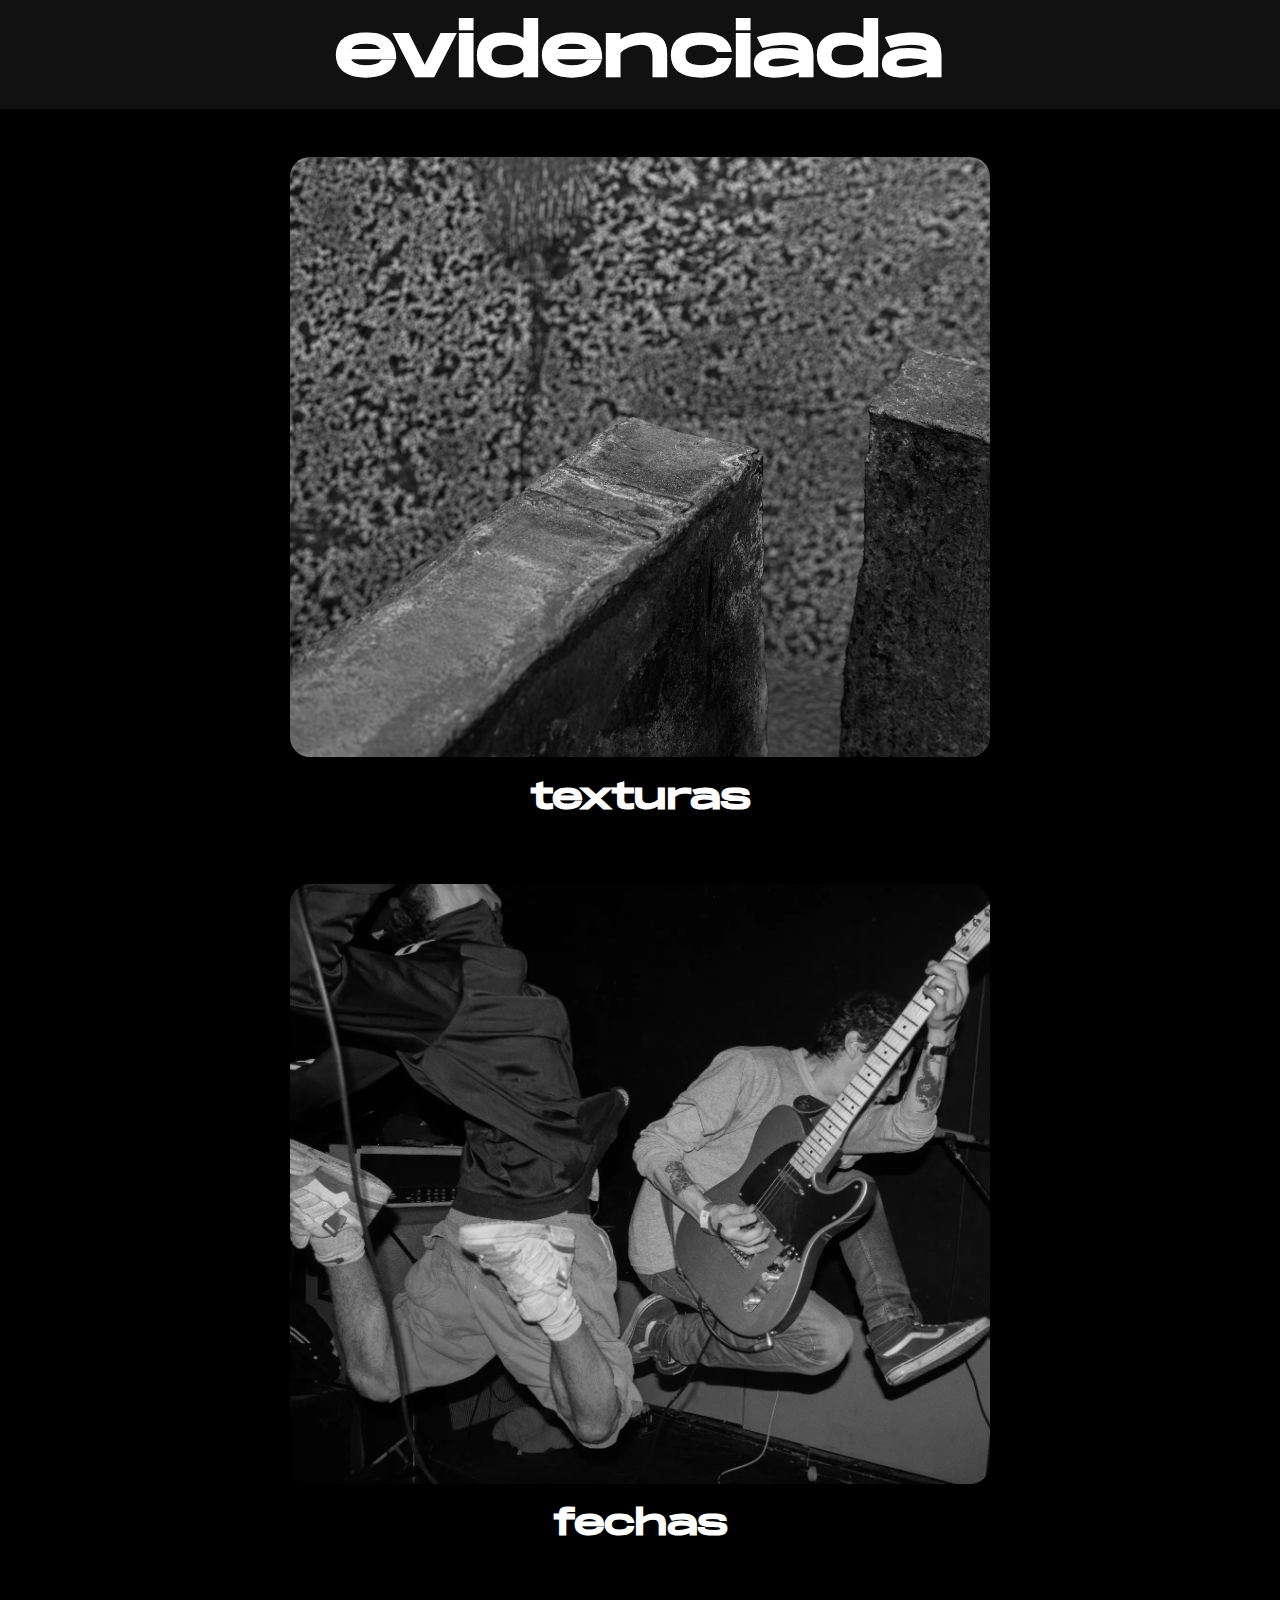
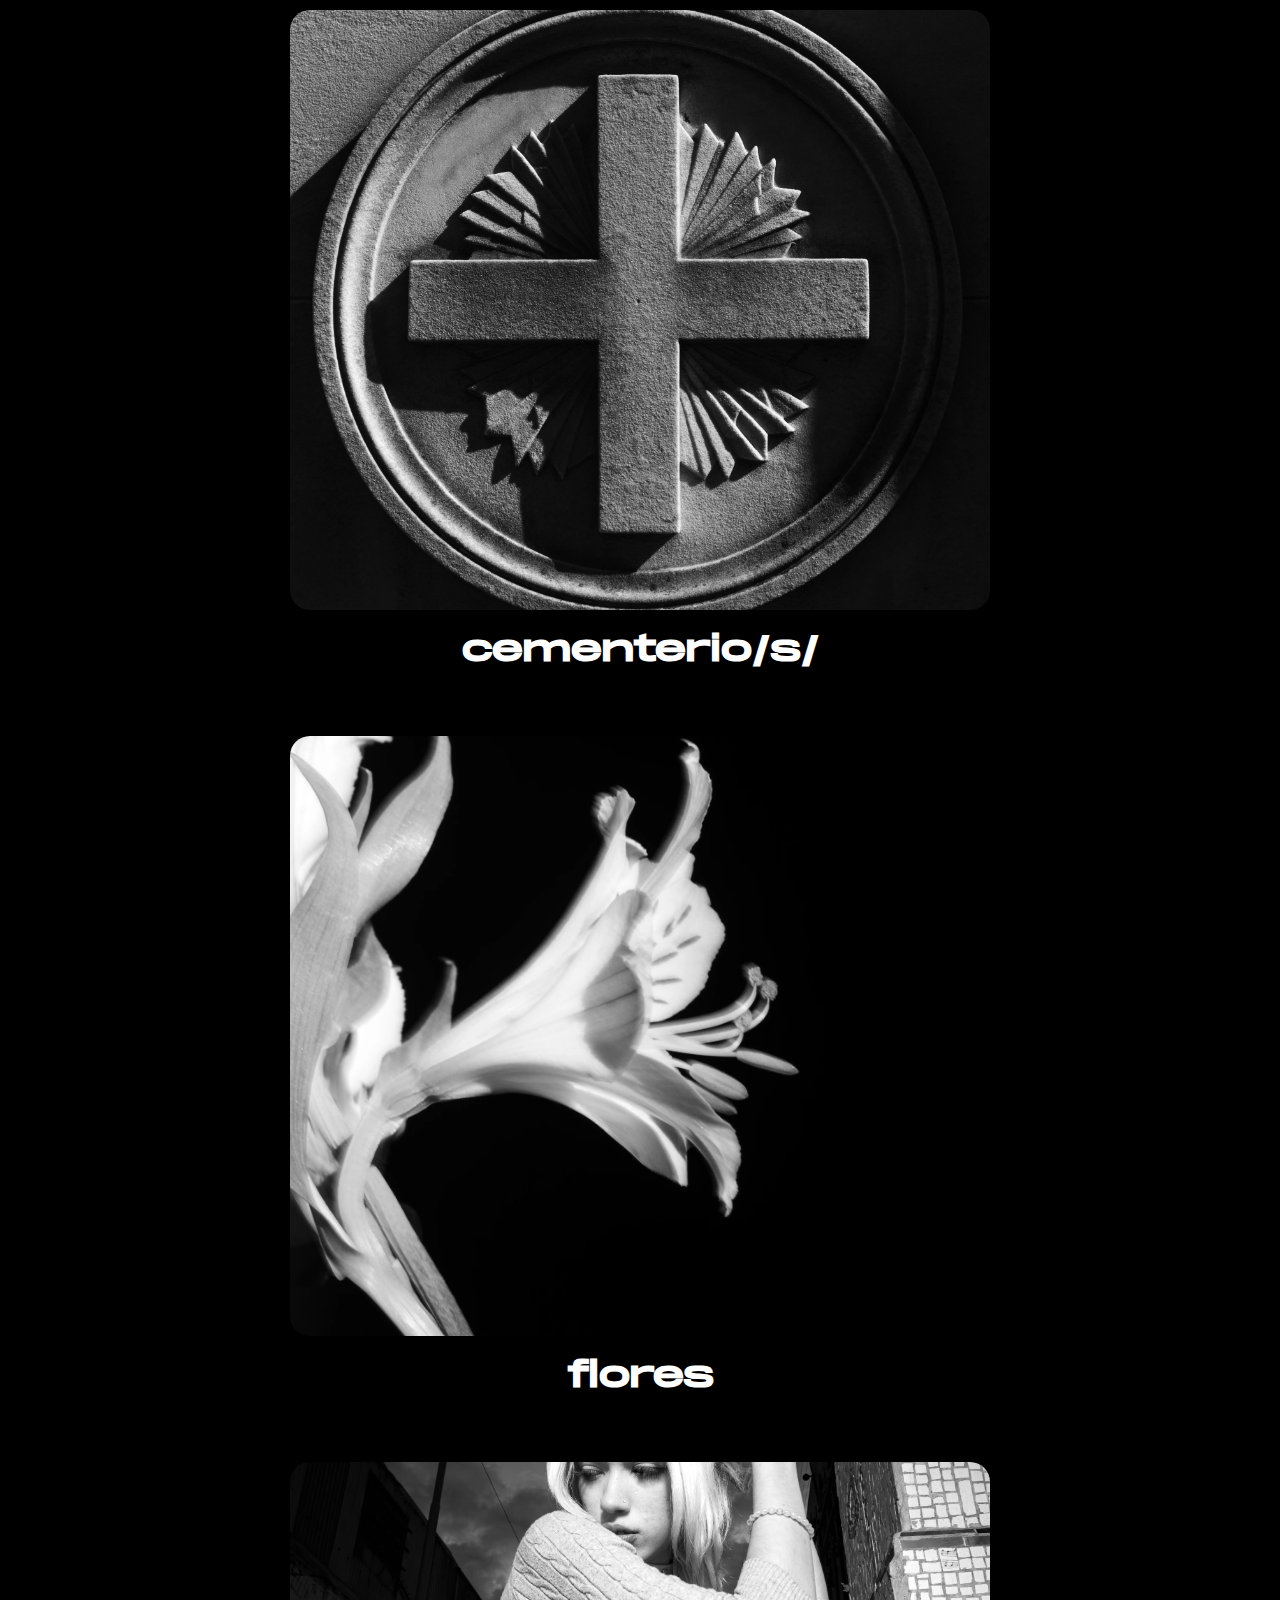
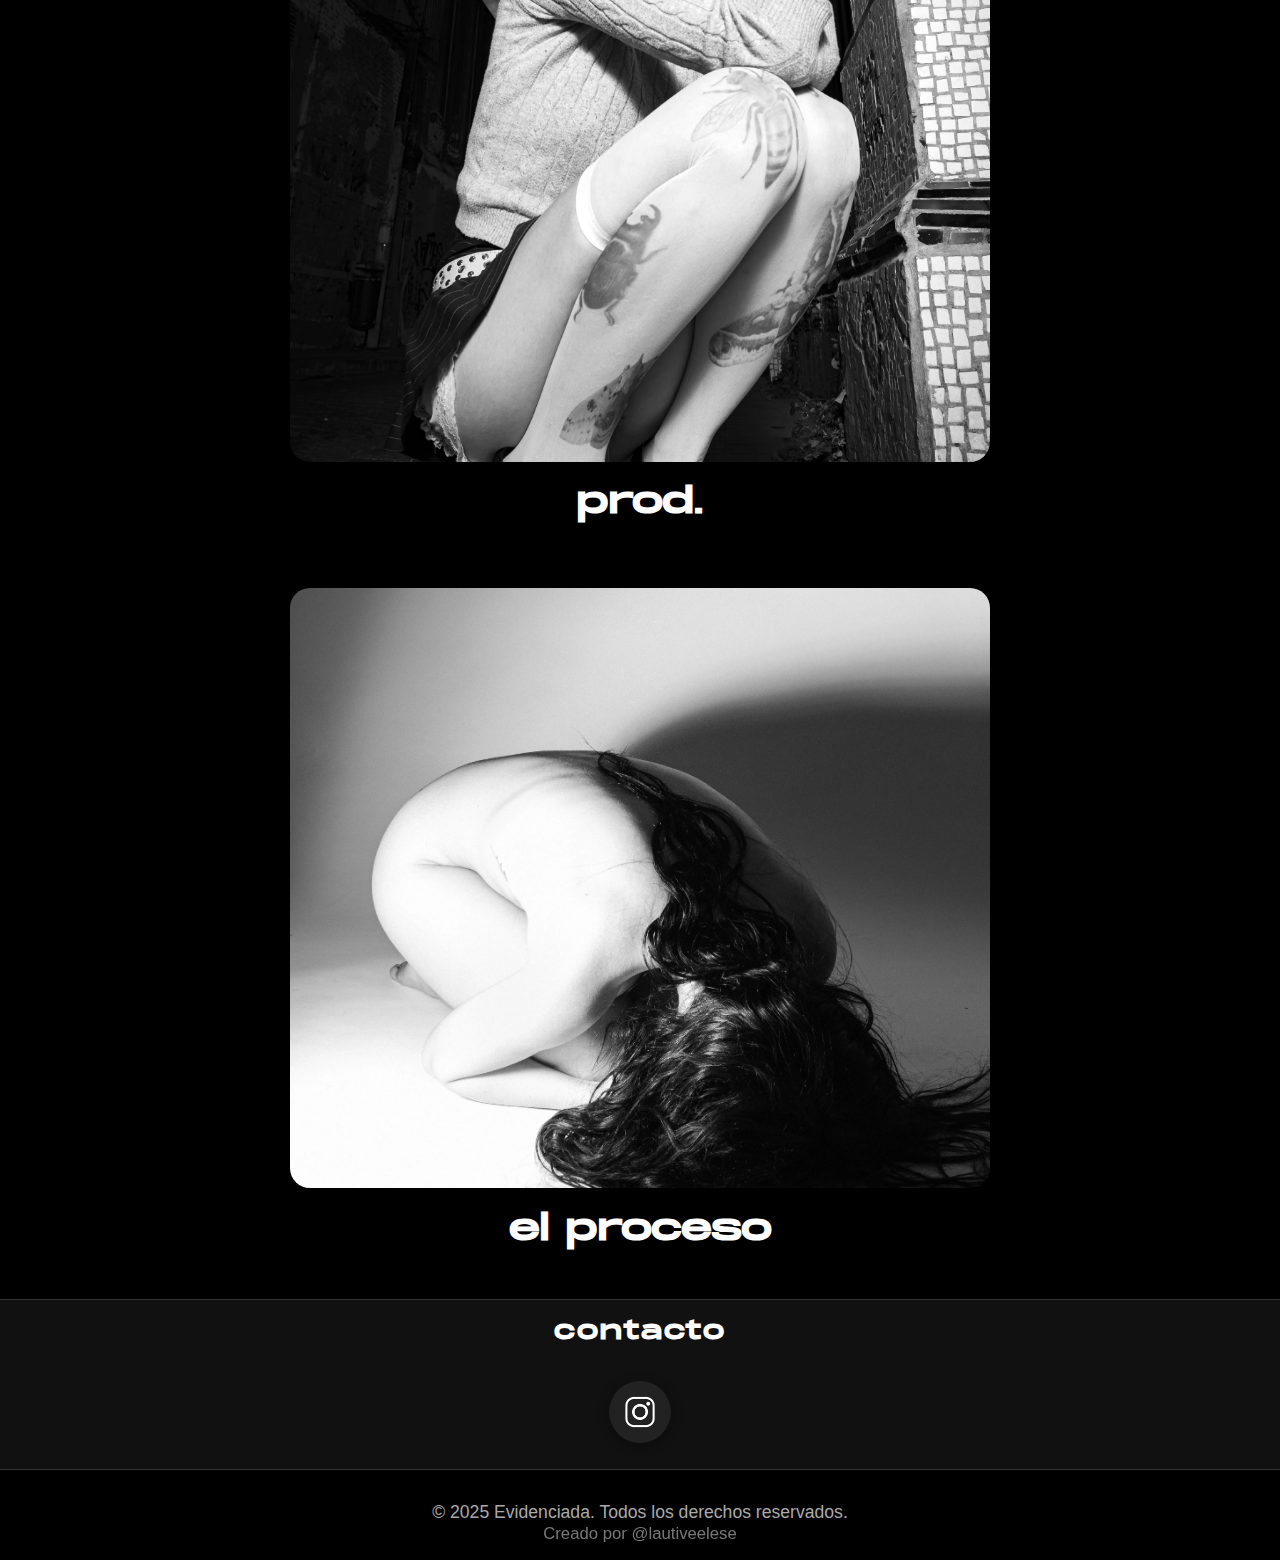
<file: index.html>
<!DOCTYPE html>
<html lang="es">
<head>

  <meta charset="UTF-8" />
  <meta name="viewport" content="width=device-width, initial-scale=1.0"/>
  <title>evidenciada</title>
  <link rel="stylesheet" href="css/estilos.css" />
</head>
<body class="index">
  <nav>
    <h1>evidenciada</h1>
  </nav>

  <main class="contenedor">
    <div class="seccion" onclick="location.href='Texturas.html'">
      <img src="fotos_sueltas_varias/texturas/textura1.webp" alt="Texturas" />
      <p>texturas</p>
    </div>
    <div class="seccion" onclick="location.href='Fechas.html'">
      <img src="fotos_sueltas_varias/fechas/f1.webp" alt="Fechas" />
      <p>fechas</p>
    </div>
    <div class="seccion" onclick="location.href='Cementerios.html'">
      <img src="fotos_sueltas_varias/cementerios/c1.webp" alt="Cementerios" />
      <p>cementerio/s/</p>
    </div>
    <div class="seccion" onclick="location.href='Flores.html'">
      <img src="fotos_sueltas_varias/flores/fl9.webp" alt="Flores" />
      <p>flores</p>
    </div>
    <div class="seccion" onclick="location.href='Produccion.html'">
      <img src="fotos_sueltas_varias/produccion/p1.webp" alt="Produccion" />
      <p>prod.</p>
    </div>
    <div class="seccion" onclick="location.href='Elproceso.html'">
      <img src="fotos_sueltas_varias/elproceso/ep1.webp" alt="Seccion 6" />
      <p>el proceso</p>
    </div>
  </main>
  <section class="contacto" style="width:100%;margin:40px 0 0 0;padding:0;display:flex;flex-direction:column;align-items:center;">
    <div style="width:100%;background:#111;padding:1.1rem 0;display:flex;flex-direction:column;align-items:center;border-top:1.5px solid #333;border-bottom:1.5px solid #333;">
      <h2 class="contacto-titulo" style="color:#fff;text-align:center;letter-spacing:1.5px;font-family:'MonumentExtended',serif;margin-bottom:2.2rem;">contacto</h2>
      <a href="https://www.instagram.com/_evidenciada/" target="_blank" rel="noopener" style="display:flex;align-items:center;justify-content:center;width:62px;height:62px;background:#222;border-radius:50%;box-shadow:0 2px 12px #0006;transition:box-shadow 0.2s;margin-bottom:0.5rem;">
        <img src="ig.png" alt="Instagram" style="width:38px;height:38px;object-fit:contain;background:transparent;" />
      </a>
    </div>
  </section>
  <footer style="width:100%;text-align:center;padding:2rem 0 1rem 0;color:#aaa;font-size:1.1rem;background:none;">
    &copy; 2025 Evidenciada. Todos los derechos reservados.<br>
    <span style="font-size:0.95em;opacity:0.7;">Creado por <a href="https://www.instagram.com/lautiveelese" target="_blank" rel="noopener" style="color:inherit;text-decoration:none;cursor:pointer;">@lautiveelese</a></span>
  </footer>
</body>
</html>
</file>
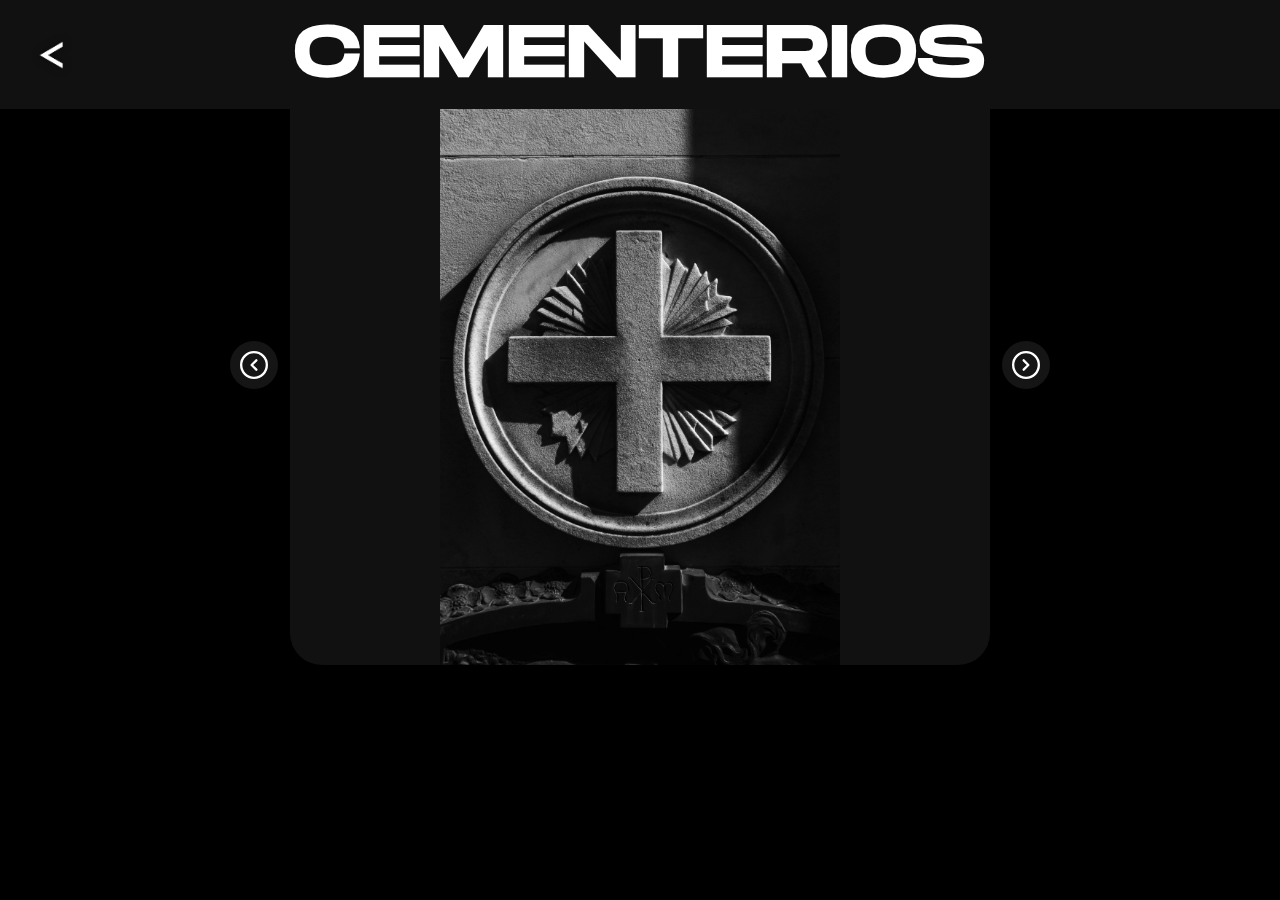
<file: Cementerios.html>
<!DOCTYPE html>
<html lang="es">
<head>
  <meta charset="UTF-8" />
  <meta name="viewport" content="width=device-width, initial-scale=1.0"/>
  <title>cemeteries</title>
  <link rel="stylesheet" href="css/estilos.css" />
</head>
<body>

  <nav style="display:flex;align-items:center;justify-content:center;min-height:80px;position:relative;">
    <a href="index.html" style="display:flex;align-items:center;position:absolute;left:24px;">
      <img src="back.png" alt="Volver" style="width:54px;height:54px;object-fit:contain;filter:drop-shadow(0 0 4px #0008);" />
    </a>
    <h1 style="margin:0;">CEMENTERIOS</h1>
  </nav>

  <main class="contenedor">
    <div class="carrusel">
      <button class="arrow left" onclick="mover(-1)" aria-label="Anterior">
        <svg width="28" height="28" viewBox="0 0 24 24" fill="none" stroke="currentColor" stroke-width="2" stroke-linecap="round" stroke-linejoin="round"><circle cx="12" cy="12" r="11" stroke="#fff" stroke-width="2" fill="none"/><polyline points="14 8 10 12 14 16"/></svg>
      </button>
      <img id="carrusel-imagen" class="carrusel-imagen" src="fotos_sueltas_varias/cementerios/c1.webp" alt="Cementerio 1" loading="lazy" />
      <img id="carrusel-imagen2" class="carrusel-imagen" src="fotos_sueltas_varias/cementerios/c2.webp" alt="Cementerio 2" loading="lazy" style="display:none;" />
      <img id="carrusel-imagen3" class="carrusel-imagen" src="fotos_sueltas_varias/cementerios/c3.webp" alt="Cementerio 3" loading="lazy" style="display:none;" />
      <img id="carrusel-imagen4" class="carrusel-imagen" src="fotos_sueltas_varias/cementerios/c4.webp" alt="Cementerio 4" loading="lazy" style="display:none;" />
      <img id="carrusel-imagen5" class="carrusel-imagen" src="fotos_sueltas_varias/cementerios/c5.webp" alt="Cementerio 5" loading="lazy" style="display:none;" />
      <img id="carrusel-imagen6" class="carrusel-imagen" src="fotos_sueltas_varias/cementerios/c6.webp" alt="Cementerio 6" loading="lazy" style="display:none;" />
      <img id="carrusel-imagen7" class="carrusel-imagen" src="fotos_sueltas_varias/cementerios/c7.webp" alt="Cementerio 7" loading="lazy" style="display:none;" />
      <img id="carrusel-imagen8" class="carrusel-imagen" src="fotos_sueltas_varias/cementerios/c8.webp" alt="Cementerio 8" loading="lazy" style="display:none;" />
      <img id="carrusel-imagen9" class="carrusel-imagen" src="fotos_sueltas_varias/cementerios/c9.webp" alt="Cementerio 9" loading="lazy" style="display:none;" />
      <img id="carrusel-imagen10" class="carrusel-imagen" src="fotos_sueltas_varias/cementerios/c10.webp" alt="Cementerio 10" loading="lazy" style="display:none;" />
      <img id="carrusel-imagen11" class="carrusel-imagen" src="fotos_sueltas_varias/cementerios/c11.webp" alt="Cementerio 11" loading="lazy" style="display:none;" />
      <img id="carrusel-imagen12" class="carrusel-imagen" src="fotos_sueltas_varias/cementerios/c12.webp" alt="Cementerio 12" loading="lazy" style="display:none;" />
      <img id="carrusel-imagen13" class="carrusel-imagen" src="fotos_sueltas_varias/cementerios/c13.webp" alt="Cementerio 13" loading="lazy" style="display:none;" />
      <img id="carrusel-imagen14" class="carrusel-imagen" src="fotos_sueltas_varias/cementerios/c14.webp" alt="Cementerio 14" loading="lazy" style="display:none;" />
      <img id="carrusel-imagen15" class="carrusel-imagen" src="fotos_sueltas_varias/cementerios/c15.webp" alt="Cementerio 15" loading="lazy" style="display:none;" />
      <img id="carrusel-imagen16" class="carrusel-imagen" src="fotos_sueltas_varias/cementerios/c16.webp" alt="Cementerio 16" loading="lazy" style="display:none;" />
      <button class="arrow right" onclick="mover(1)" aria-label="Siguiente">
        <svg width="28" height="28" viewBox="0 0 24 24" fill="none" stroke="currentColor" stroke-width="2" stroke-linecap="round" stroke-linejoin="round"><circle cx="12" cy="12" r="11" stroke="#fff" stroke-width="2" fill="none"/><polyline points="10 8 14 12 10 16"/></svg>
      </button>
      <!-- Thumbnails removed -->
    </div>

  </main>

  <script src="js/carrusel.js"></script>

</body>
</html>
</file>
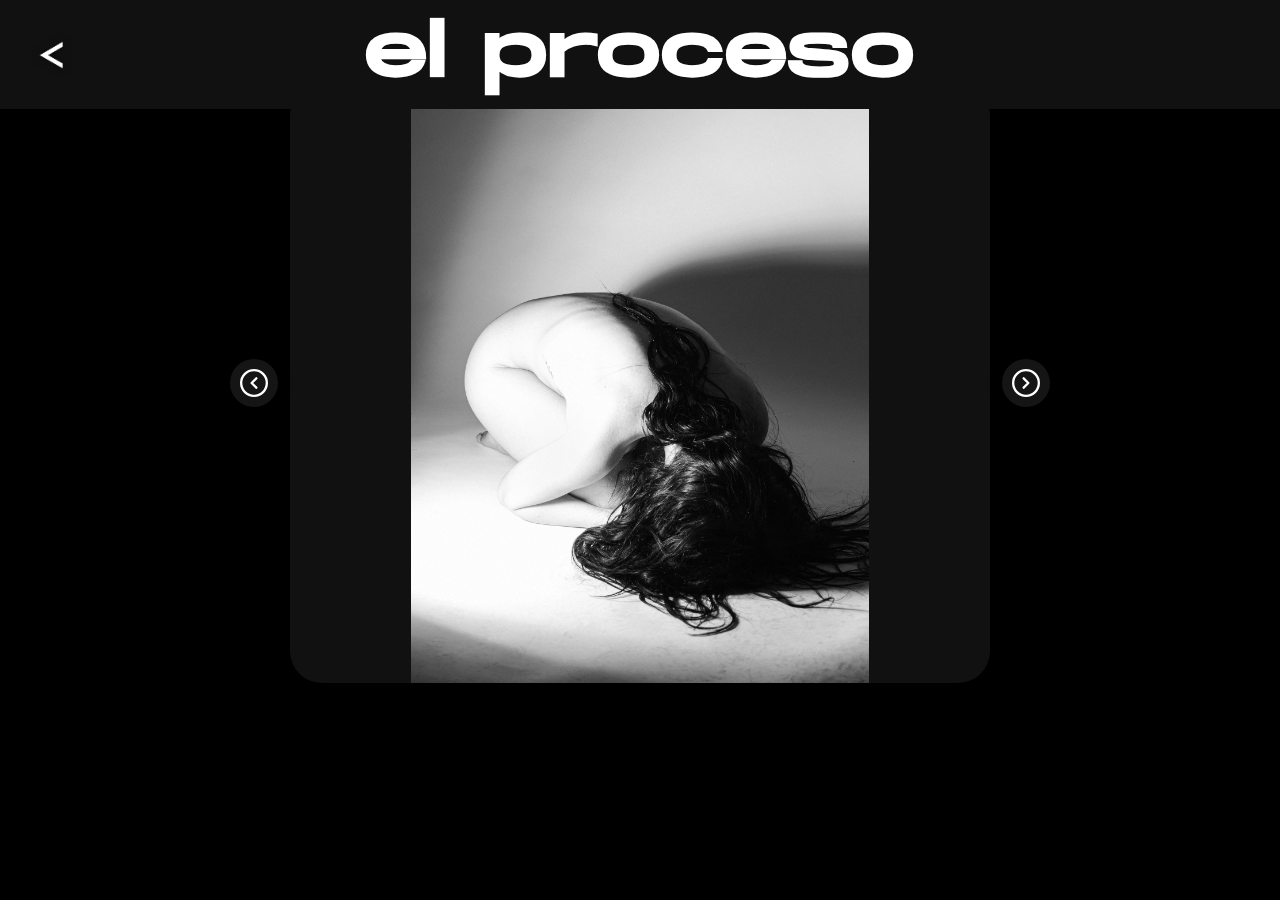
<file: Elproceso.html>
p<!DOCTYPE html>
<html lang="es">
<head>
  <meta charset="UTF-8" />
  <meta name="viewport" content="width=device-width, initial-scale=1.0"/>
  <title>theprocess</title>
  <link rel="stylesheet" href="css/estilos.css" />
</head>
<body>

  <nav style="display:flex;align-items:center;justify-content:center;min-height:80px;position:relative;">
    <a href="index.html" style="display:flex;align-items:center;position:absolute;left:24px;">
      <img src="back.png" alt="Volver" style="width:54px;height:54px;object-fit:contain;filter:drop-shadow(0 0 4px #0008);" />
    </a>
    <h1 class="titulo-proceso"><span class="solo-pc">el proceso</span><span class="solo-mobile">el proceso</span></h1>
  </nav>

  <main class="contenedor">
    <div class="carrusel">
      <button class="arrow left" onclick="mover(-1)" aria-label="Anterior">
        <svg width="28" height="28" viewBox="0 0 24 24" fill="none" stroke="currentColor" stroke-width="2" stroke-linecap="round" stroke-linejoin="round"><circle cx="12" cy="12" r="11" stroke="#fff" stroke-width="2" fill="none"/><polyline points="14 8 10 12 14 16"/></svg>
      </button>
      <img id="carrusel-imagen" class="carrusel-imagen" src="fotos_sueltas_varias/elproceso/ep1.webp" alt="El proceso 1" loading="lazy" />
      <img id="carrusel-imagen2" class="carrusel-imagen" src="fotos_sueltas_varias/elproceso/ep2.webp" alt="El proceso 2" loading="lazy" style="display:none;" />
      <img id="carrusel-imagen3" class="carrusel-imagen" src="fotos_sueltas_varias/elproceso/ep3.webp" alt="El proceso 3" loading="lazy" style="display:none;" />
      <img id="carrusel-imagen4" class="carrusel-imagen" src="fotos_sueltas_varias/elproceso/ep4.webp" alt="El proceso 4" loading="lazy" style="display:none;" />
      <img id="carrusel-imagen5" class="carrusel-imagen" src="fotos_sueltas_varias/elproceso/ep5.webp" alt="El proceso 5" loading="lazy" style="display:none;" />
      <img id="carrusel-imagen6" class="carrusel-imagen" src="fotos_sueltas_varias/elproceso/ep6.webp" alt="El proceso 6" loading="lazy" style="display:none;" />
      <button class="arrow right" onclick="mover(1)" aria-label="Siguiente">
        <svg width="28" height="28" viewBox="0 0 24 24" fill="none" stroke="currentColor" stroke-width="2" stroke-linecap="round" stroke-linejoin="round"><circle cx="12" cy="12" r="11" stroke="#fff" stroke-width="2" fill="none"/><polyline points="10 8 14 12 10 16"/></svg>
      </button>
    </div>
  </main>

  <script src="js/carrusel.js"></script>
</body>
</html>
</file>
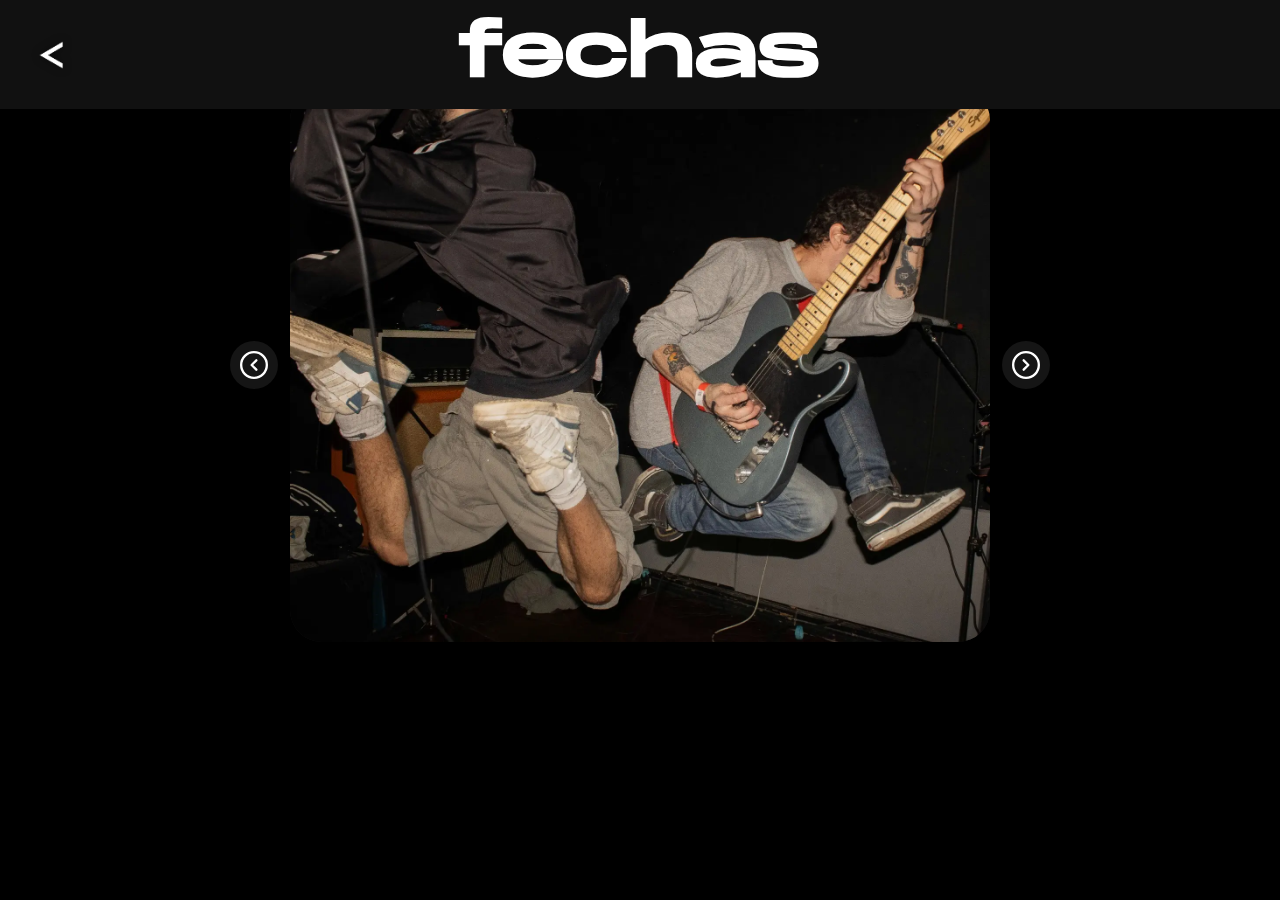
<file: Fechas.html>
<!DOCTYPE html>
<html lang="es">
<head>
  <meta charset="UTF-8" />
  <meta name="viewport" content="width=device-width, initial-scale=1.0"/>
  <title>dates</title>
  <link rel="stylesheet" href="css/estilos.css" />
</head>
<body>

  <nav style="display:flex;align-items:center;justify-content:center;min-height:80px;position:relative;">
    <a href="index.html" style="display:flex;align-items:center;position:absolute;left:24px;">
      <img src="back.png" alt="Volver" style="width:54px;height:54px;object-fit:contain;filter:drop-shadow(0 0 4px #0008);" />
    </a>
    <h1 style="margin:0;">fechas</h1>
  </nav>

  <main class="contenedor">
    <div class="carrusel">
      <button class="arrow left" onclick="mover(-1)" aria-label="Anterior">
        <svg width="28" height="28" viewBox="0 0 24 24" fill="none" stroke="currentColor" stroke-width="2" stroke-linecap="round" stroke-linejoin="round"><circle cx="12" cy="12" r="11" stroke="#fff" stroke-width="2" fill="none"/><polyline points="14 8 10 12 14 16"/></svg>
      </button>
      <img id="carrusel-imagen" class="carrusel-imagen" src="fotos_sueltas_varias/fechas/f1.webp" alt="Fechas 1" loading="lazy" />
      <img id="carrusel-imagen2" class="carrusel-imagen" src="fotos_sueltas_varias/fechas/f2.webp" alt="Fechas 2" loading="lazy" style="display:none;" />
      <img id="carrusel-imagen3" class="carrusel-imagen" src="fotos_sueltas_varias/fechas/f3.webp" alt="Fechas 3" loading="lazy" style="display:none;" />
      <img id="carrusel-imagen4" class="carrusel-imagen" src="fotos_sueltas_varias/fechas/f4.webp" alt="Fechas 4" loading="lazy" style="display:none;" />
      <img id="carrusel-imagen5" class="carrusel-imagen" src="fotos_sueltas_varias/fechas/f5.webp" alt="Fechas 5" loading="lazy" style="display:none;" />
      <img id="carrusel-imagen6" class="carrusel-imagen" src="fotos_sueltas_varias/fechas/f6.webp" alt="Fechas 6" loading="lazy" style="display:none;" />
      <img id="carrusel-imagen7" class="carrusel-imagen" src="fotos_sueltas_varias/fechas/f7.webp" alt="Fechas 7" loading="lazy" style="display:none;" />
      <img id="carrusel-imagen8" class="carrusel-imagen" src="fotos_sueltas_varias/fechas/f8.webp" alt="Fechas 8" loading="lazy" style="display:none;" />
      <img id="carrusel-imagen9" class="carrusel-imagen" src="fotos_sueltas_varias/fechas/f9.webp" alt="Fechas 9" loading="lazy" style="display:none;" />
      <img id="carrusel-imagen10" class="carrusel-imagen" src="fotos_sueltas_varias/fechas/f10.webp" alt="Fechas 10" loading="lazy" style="display:none;" />
      <img id="carrusel-imagen11" class="carrusel-imagen" src="fotos_sueltas_varias/fechas/f11.webp" alt="Fechas 11" loading="lazy" style="display:none;" />
      <img id="carrusel-imagen12" class="carrusel-imagen" src="fotos_sueltas_varias/fechas/f12.webp" alt="Fechas 12" loading="lazy" style="display:none;" />
      <img id="carrusel-imagen13" class="carrusel-imagen" src="fotos_sueltas_varias/fechas/f13.webp" alt="Fechas 13" loading="lazy" style="display:none;" />
      <img id="carrusel-imagen14" class="carrusel-imagen" src="fotos_sueltas_varias/fechas/f14.webp" alt="Fechas 14" loading="lazy" style="display:none;" />
      <img id="carrusel-imagen15" class="carrusel-imagen" src="fotos_sueltas_varias/fechas/f15.webp" alt="Fechas 15" loading="lazy" style="display:none;" />
      <img id="carrusel-imagen16" class="carrusel-imagen" src="fotos_sueltas_varias/fechas/f16.webp" alt="Fechas 16" loading="lazy" style="display:none;" />
      <img id="carrusel-imagen17" class="carrusel-imagen" src="fotos_sueltas_varias/fechas/f17.webp" alt="Fechas 17" loading="lazy" style="display:none;" />
      <img id="carrusel-imagen18" class="carrusel-imagen" src="fotos_sueltas_varias/fechas/f18.webp" alt="Fechas 18" loading="lazy" style="display:none;" />
      <img id="carrusel-imagen19" class="carrusel-imagen" src="fotos_sueltas_varias/fechas/f19.webp" alt="Fechas 19" loading="lazy" style="display:none;" />
      <img id="carrusel-imagen20" class="carrusel-imagen" src="fotos_sueltas_varias/fechas/f20.webp" alt="Fechas 20" loading="lazy" style="display:none;" />
      <img id="carrusel-imagen21" class="carrusel-imagen" src="fotos_sueltas_varias/fechas/f21.webp" alt="Fechas 21" loading="lazy" style="display:none;" />
      <img id="carrusel-imagen22" class="carrusel-imagen" src="fotos_sueltas_varias/fechas/f22.webp" alt="Fechas 22" loading="lazy" style="display:none;" />
      <img id="carrusel-imagen23" class="carrusel-imagen" src="fotos_sueltas_varias/fechas/f23.webp" alt="Fechas 23" loading="lazy" style="display:none;" />
      <img id="carrusel-imagen24" class="carrusel-imagen" src="fotos_sueltas_varias/fechas/f24.webp" alt="Fechas 24" loading="lazy" style="display:none;" />
      <img id="carrusel-imagen25" class="carrusel-imagen" src="fotos_sueltas_varias/fechas/f25.webp" alt="Fechas 25" loading="lazy" style="display:none;" />
      <img id="carrusel-imagen26" class="carrusel-imagen" src="fotos_sueltas_varias/fechas/f26.webp" alt="Fechas 26" loading="lazy" style="display:none;" />
      <button class="arrow right" onclick="mover(1)" aria-label="Siguiente">
        <svg width="28" height="28" viewBox="0 0 24 24" fill="none" stroke="currentColor" stroke-width="2" stroke-linecap="round" stroke-linejoin="round"><circle cx="12" cy="12" r="11" stroke="#fff" stroke-width="2" fill="none"/><polyline points="10 8 14 12 10 16"/></svg>
      </button>
    </div>
  </main>

  <script src="js/carrusel.js"></script>
</body>
</html>
</file>
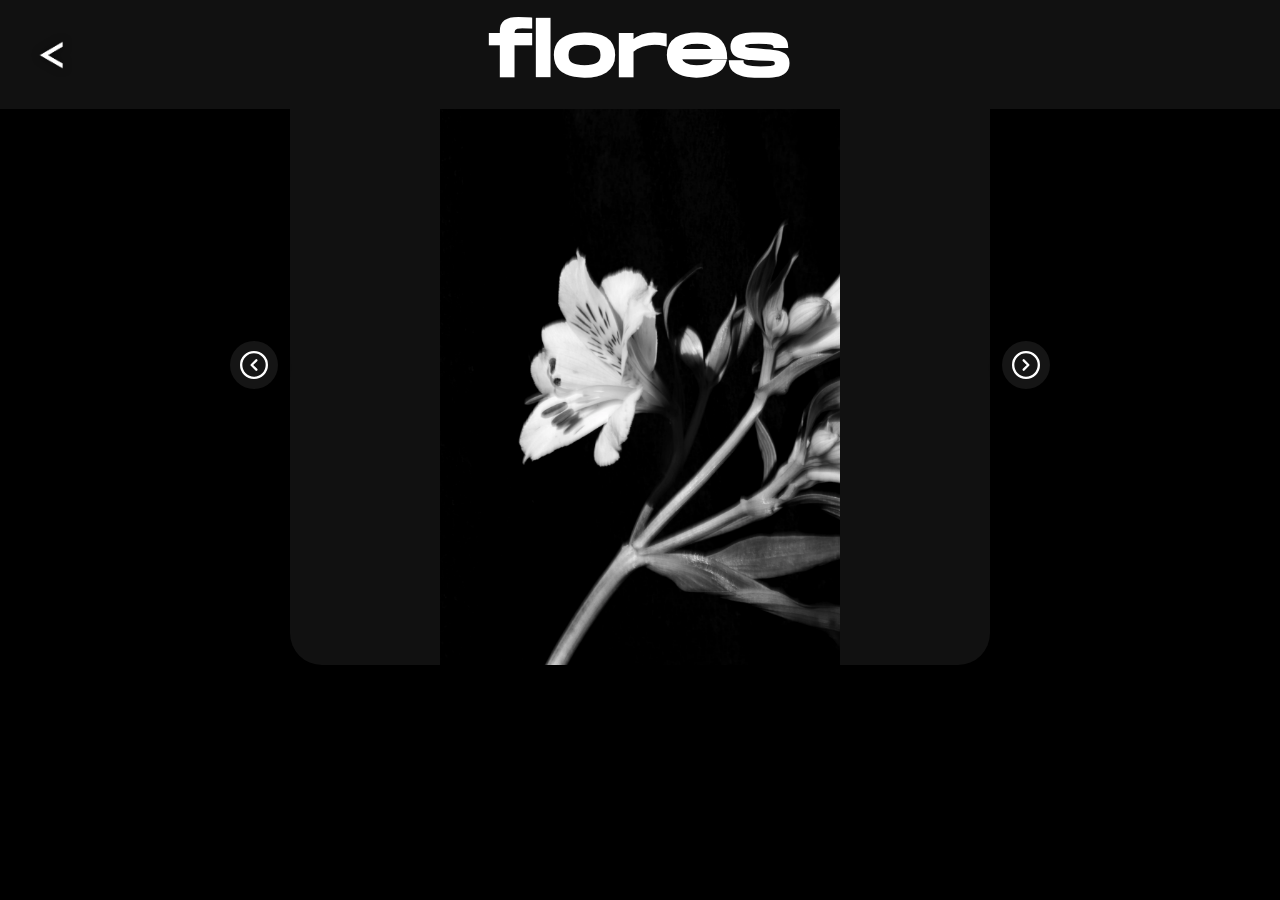
<file: Flores.html>
<!DOCTYPE html>
<html lang="es">
<head>
  <meta charset="UTF-8" />
  <meta name="viewport" content="width=device-width, initial-scale=1.0"/>
  <title>flowers</title>
  <link rel="stylesheet" href="css/estilos.css" />
</head>
<body>

  <nav style="display:flex;align-items:center;justify-content:center;min-height:80px;position:relative;">
    <a href="index.html" style="display:flex;align-items:center;position:absolute;left:24px;">
      <img src="back.png" alt="Volver" style="width:54px;height:54px;object-fit:contain;filter:drop-shadow(0 0 4px #0008);" />
    </a>
    <h1 style="margin:0;">flores</h1>
  </nav>

  <main class="contenedor">
    <div class="carrusel">
      <button class="arrow left" onclick="mover(-1)" aria-label="Anterior">
        <svg width="28" height="28" viewBox="0 0 24 24" fill="none" stroke="currentColor" stroke-width="2" stroke-linecap="round" stroke-linejoin="round"><circle cx="12" cy="12" r="11" stroke="#fff" stroke-width="2" fill="none"/><polyline points="14 8 10 12 14 16"/></svg>
      </button>
      <img id="carrusel-imagen" class="carrusel-imagen" src="fotos_sueltas_varias/flores/fl1.webp" alt="Fechas 1" loading="lazy" />
      <img id="carrusel-imagen2" class="carrusel-imagen" src="fotos_sueltas_varias/flores/fl2.webp" alt="Fechas 2" loading="lazy" style="display:none;" />
      <img id="carrusel-imagen3" class="carrusel-imagen" src="fotos_sueltas_varias/flores/fl3.webp" alt="Fechas 3" loading="lazy" style="display:none;" />
      <img id="carrusel-imagen4" class="carrusel-imagen" src="fotos_sueltas_varias/flores/fl4.webp" alt="Fechas 4" loading="lazy" style="display:none;" />
      <img id="carrusel-imagen5" class="carrusel-imagen" src="fotos_sueltas_varias/flores/fl5.webp" alt="Fechas 5" loading="lazy" style="display:none;" />
      <img id="carrusel-imagen6" class="carrusel-imagen" src="fotos_sueltas_varias/flores/fl6.webp" alt="Fechas 6" loading="lazy" style="display:none;" />
      <img id="carrusel-imagen7" class="carrusel-imagen" src="fotos_sueltas_varias/flores/fl7.webp" alt="Fechas 7" loading="lazy" style="display:none;" />
      <img id="carrusel-imagen8" class="carrusel-imagen" src="fotos_sueltas_varias/flores/fl8.webp" alt="Fechas 8" loading="lazy" style="display:none;" />
      <img id="carrusel-imagen9" class="carrusel-imagen" src="fotos_sueltas_varias/flores/fl9.webp" alt="Fechas 9" loading="lazy" style="display:none;" />
      <img id="carrusel-imagen10" class="carrusel-imagen" src="fotos_sueltas_varias/flores/fl10.webp" alt="Fechas 10" loading="lazy" style="display:none;" />
      <button class="arrow right" onclick="mover(1)" aria-label="Siguiente">
        <svg width="28" height="28" viewBox="0 0 24 24" fill="none" stroke="currentColor" stroke-width="2" stroke-linecap="round" stroke-linejoin="round"><circle cx="12" cy="12" r="11" stroke="#fff" stroke-width="2" fill="none"/><polyline points="10 8 14 12 10 16"/></svg>
      </button>
    </div>
  </main>

  <script src="js/carrusel.js"></script>
</body>
</html>
</file>
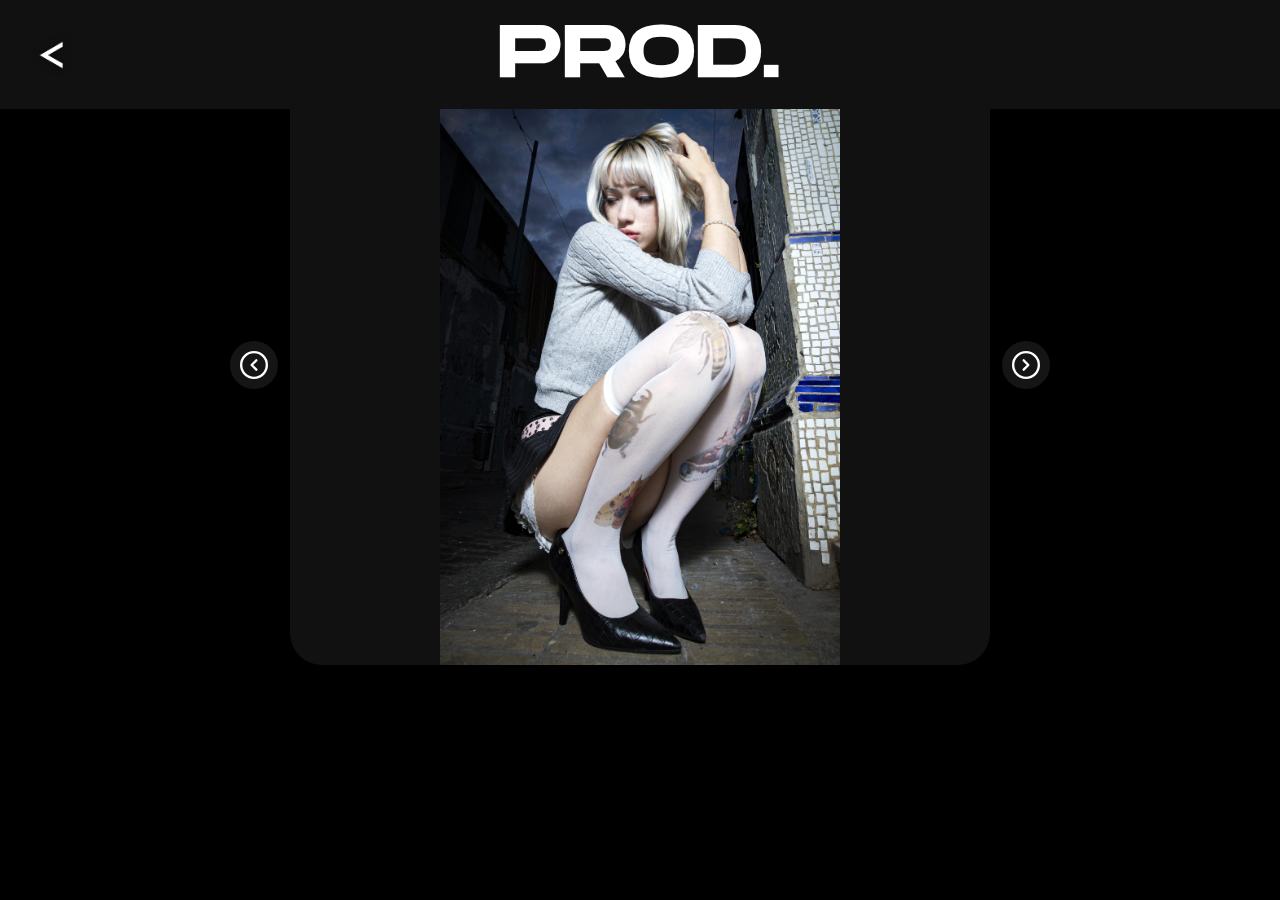
<file: Produccion.html>
<!DOCTYPE html>
<html lang="es">
<head>
  <meta charset="UTF-8" />
  <meta name="viewport" content="width=device-width, initial-scale=1.0"/>
  <title>prod</title>
  <link rel="stylesheet" href="css/estilos.css" />
</head>
<body>

  <nav style="display:flex;align-items:center;justify-content:center;min-height:80px;position:relative;">
    <a href="index.html" style="display:flex;align-items:center;position:absolute;left:24px;">
      <img src="back.png" alt="Volver" style="width:54px;height:54px;object-fit:contain;filter:drop-shadow(0 0 4px #0008);" />
    </a>
    <h1 style="margin:0;">PROD.</h1>
  </nav>

  <main class="contenedor">
    <div class="carrusel">
      <button class="arrow left" onclick="mover(-1)" aria-label="Anterior">
        <svg width="28" height="28" viewBox="0 0 24 24" fill="none" stroke="currentColor" stroke-width="2" stroke-linecap="round" stroke-linejoin="round"><circle cx="12" cy="12" r="11" stroke="#fff" stroke-width="2" fill="none"/><polyline points="14 8 10 12 14 16"/></svg>
      </button>
        <img id="carrusel-imagen" class="carrusel-imagen" src="fotos_sueltas_varias/produccion/p1.webp" alt="Producción 1" loading="lazy" />
        <img id="carrusel-imagen2" class="carrusel-imagen" src="fotos_sueltas_varias/produccion/p2.webp" alt="Producción 2" loading="lazy" style="display:none;" />
        <img id="carrusel-imagen3" class="carrusel-imagen" src="fotos_sueltas_varias/produccion/p3.webp" alt="Producción 3" loading="lazy" style="display:none;" />
        <img id="carrusel-imagen3" class="carrusel-imagen" src="fotos_sueltas_varias/produccion/p4.webp" alt="Producción 4" loading="lazy" style="display:none;" />
        <img id="carrusel-imagen3" class="carrusel-imagen" src="fotos_sueltas_varias/produccion/p5.webp" alt="Producción 5" loading="lazy" style="display:none;" />
        <img id="carrusel-imagen3" class="carrusel-imagen" src="fotos_sueltas_varias/produccion/p6.webp" alt="Producción 6" loading="lazy" style="display:none;" />
        <img id="carrusel-imagen3" class="carrusel-imagen" src="fotos_sueltas_varias/produccion/p7.webp" alt="Producción 7" loading="lazy" style="display:none;" />
        <img id="carrusel-imagen3" class="carrusel-imagen" src="fotos_sueltas_varias/produccion/p8.webp" alt="Producción 8" loading="lazy" style="display:none;" />
        <img id="carrusel-imagen3" class="carrusel-imagen" src="fotos_sueltas_varias/produccion/p9.webp" alt="Producción 9" loading="lazy" style="display:none;" />
      <button class="arrow right" onclick="mover(1)" aria-label="Siguiente">
        <svg width="28" height="28" viewBox="0 0 24 24" fill="none" stroke="currentColor" stroke-width="2" stroke-linecap="round" stroke-linejoin="round"><circle cx="12" cy="12" r="11" stroke="#fff" stroke-width="2" fill="none"/><polyline points="10 8 14 12 10 16"/></svg>
      </button>
      <!-- Thumbnails removed -->
    </div>

  </main>

  <script src="js/carrusel.js"></script>
</body>
</html>
</file>
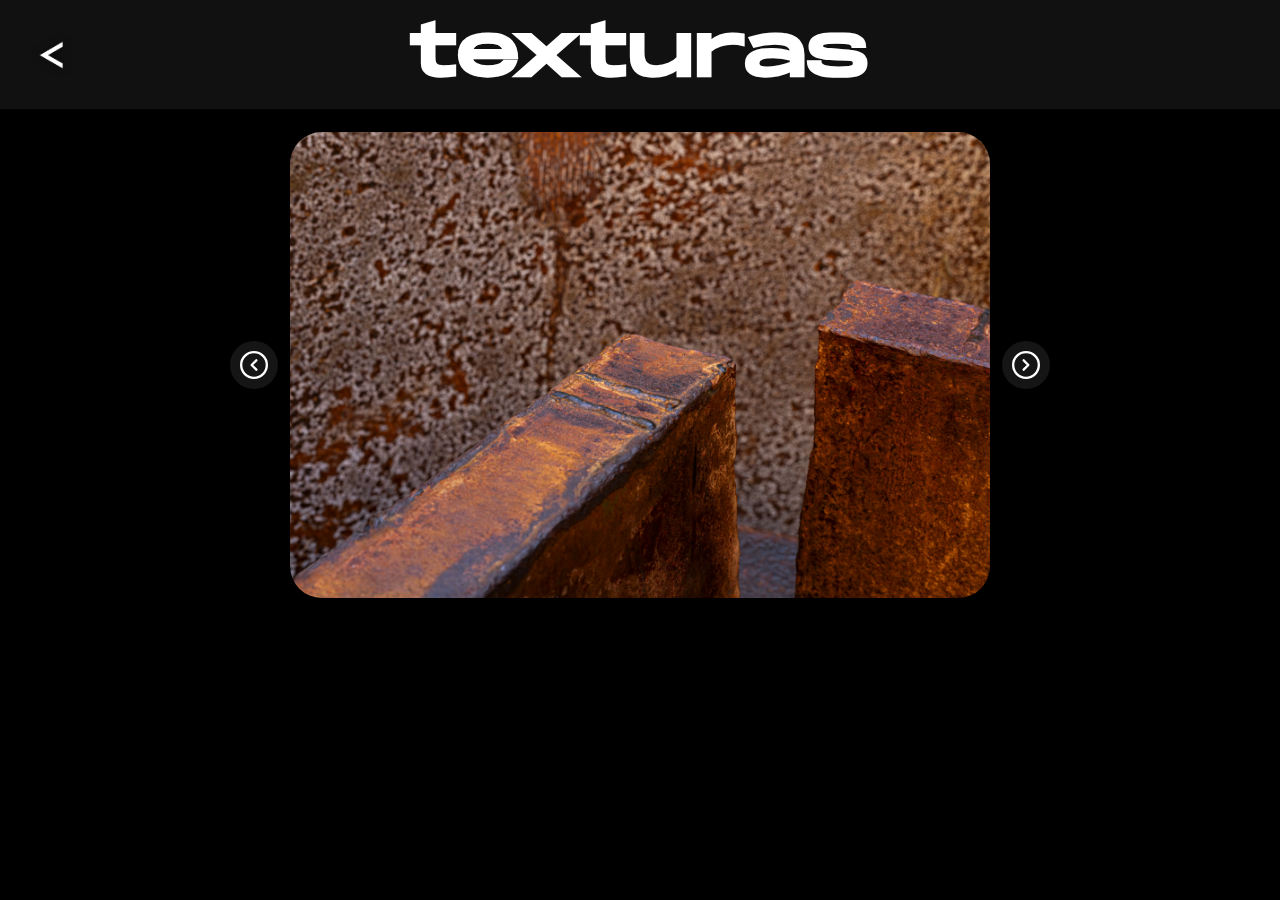
<file: Texturas.html>
<!DOCTYPE html>
<html lang="es">
<head>
  <meta charset="UTF-8" />
  <meta name="viewport" content="width=device-width, initial-scale=1.0"/>
  <title>textures</title>
  <link rel="stylesheet" href="css/estilos.css" />
</head>
<body>

  <nav style="display:flex;align-items:center;justify-content:center;min-height:80px;position:relative;">
    <a href="index.html" style="display:flex;align-items:center;position:absolute;left:24px;">
      <img src="back.png" alt="Volver" style="width:54px;height:54px;object-fit:contain;filter:drop-shadow(0 0 4px #0008);" />
    </a>
    <h1 style="margin:0;">texturas</h1>
  </nav>

  <main class="contenedor">
    <div class="carrusel">
      <button class="arrow left" onclick="mover(-1)" aria-label="Anterior">
        <svg width="28" height="28" viewBox="0 0 24 24" fill="none" stroke="currentColor" stroke-width="2" stroke-linecap="round" stroke-linejoin="round"><circle cx="12" cy="12" r="11" stroke="#fff" stroke-width="2" fill="none"/><polyline points="14 8 10 12 14 16"/></svg>
      </button>
        <img id="carrusel-imagen" class="carrusel-imagen" src="fotos_sueltas_varias/texturas/textura1.webp" alt="Texturas 1" loading="lazy" />
        <img id="carrusel-imagen2" class="carrusel-imagen" src="fotos_sueltas_varias/texturas/textura2.webp" alt="Texturas 2" loading="lazy" style="display:none;" />
        <img id="carrusel-imagen3" class="carrusel-imagen" src="fotos_sueltas_varias/texturas/textura3.webp" alt="Texturas 3" loading="lazy" style="display:none;" />
        <img id="carrusel-imagen4" class="carrusel-imagen" src="fotos_sueltas_varias/texturas/textura4.webp" alt="Texturas 4" loading="lazy" style="display:none;" />
        <img id="carrusel-imagen5" class="carrusel-imagen" src="fotos_sueltas_varias/texturas/textura5.webp" alt="Texturas 5" loading="lazy" style="display:none;" />
      <button class="arrow right" onclick="mover(1)" aria-label="Siguiente">
        <svg width="28" height="28" viewBox="0 0 24 24" fill="none" stroke="currentColor" stroke-width="2" stroke-linecap="round" stroke-linejoin="round"><circle cx="12" cy="12" r="11" stroke="#fff" stroke-width="2" fill="none"/><polyline points="10 8 14 12 10 16"/></svg>
      </button>
      <!-- Thumbnails removed -->
    </div>

  </main>

  <script src="js/carrusel.js"></script>
</body>
</html>
</file>
<file: css/estilos.css>
@font-face {
  font-family: 'MonumentExtended';
  src: url('fonts/MonumentExtended-Regular.woff2') format('woff2');
  font-weight: normal;
  font-style: normal;
}
/* Mostrar el título en una sola línea en PC y en dos líneas en mobile */
.solo-pc { display: inline; }
.solo-mobile { display: none; }
@media (max-width: 700px) {
  .solo-pc { display: none !important; }
  .solo-mobile { display: inline !important; }
  html, body {
    height: auto !important;
    max-height: none !important;
    overflow-y: auto !important;
  }
  
  body:not(.index) {
    overflow-y: hidden !important;
    height: 100vh !important;
    max-height: 100vh !important;
  }

  .contenedor {
    max-width: 100vw;
    padding: 0;
    gap: 0px;
    margin: 0 auto 0 auto;
    min-height: 0;
  }
  .seccion {
    max-width: 98vw;
    border-radius: 18px;
    padding: 0 0 0 0;
  }
  .seccion img {
    width: 100vw;
    min-height: 60vh;
    max-height: 80vh;
    border-radius: 10px;
    object-fit: cover;
    margin: 0;
    display: block;
  }
  .seccion p {
    font-size: 1.2rem !important;
    margin: 0.7rem 0 0 0.7rem;
    text-align: left;
  }
  .carrusel {
    max-width: 100vw;
    height: 65vh;
    min-height: 45vh;
    margin: 0 auto 0 auto;
    display: flex;
    align-items: flex-start;
    justify-content: center;
    padding-top: 0;
    position: relative;
  }
  .carrusel-imagen {
    max-height: 65vh;
    min-height: 45vh;
    width: 100vw;
    border-radius: 10px;
    object-fit: cover;
    margin: 0 auto;
    display: block;
  }
  .carrusel-flechas {
    display: flex;
    justify-content: center;
    align-items: center;
    width: 100vw;
    margin-top: 0;
    margin-bottom: 0;
    gap: 24px;
  }
  .arrow {
    width: 36px;
    height: 36px;
    left: 8px;
    right: 8px;
    display: flex !important;
    align-items: center;
    justify-content: center;
    position: absolute;
    top: 50%;
    transform: translateY(-50%);
    z-index: 2;
  }
  .arrow {
    width: 36px;
    height: 36px;
    display: inline-flex !important;
    align-items: center;
    justify-content: center;
    position: static;
    margin: 18px 12px 0 12px;
    z-index: 2;
    background: rgba(30,30,30,0.7);
    color: #fff;
    border-radius: 50%;
    border: none;
    font-size: 2.1rem;
    cursor: pointer;
    box-shadow: 0 2px 12px #0008;
    outline: none;
    transition: background 0.2s, color 0.2s, transform 0.2s;
  }
  .arrow.left {
    left: auto;
    right: auto;
  }
  .arrow.right {
    right: auto;
    left: auto;
  }
  .miniaturas-carrusel img {
    width: 44px;
    height: 44px;
    border-radius: 7px;
  }
  section.contacto {
    max-width: 99vw !important;
    margin: 18px auto 18px auto !important;
    padding: 1.2rem 0.2rem !important;
    border-radius: 14px !important;
    box-shadow: 0 0 12px #0006 !important;
  }
  section.contacto h2 {
    font-size: 1.2rem !important;
    margin-bottom: 0.7rem !important;
  }
  section.contacto form {
    gap: 0.7rem !important;
  }
  section.contacto input,
  section.contacto textarea {
    font-size: 0.98rem !important;
    padding: 0.5rem 0.7rem !important;
    border-radius: 6px !important;
  }
  section.contacto button {
    font-size: 1rem !important;
    padding: 0.7rem 1.1rem !important;
    border-radius: 6px !important;
  }
}
@media (max-width: 700px) {
  nav a[href="index.html"] img,
  nav a[href='index.html'] img {
    width: 32px !important;
    height: 32px !important;
    min-width: 32px !important;
    min-height: 32px !important;
    max-width: 32px !important;
    max-height: 32px !important;
    margin-left: 0 !important;
    position: absolute !important;
    left: 0 !important;
    top: 50% !important;
    transform: translateY(-50%) !important;
    z-index: 10 !important;
  }
  nav[style*="display:flex"] {
    min-height: 48px !important;
  }
  nav h1 {
    font-size: 1.2rem !important;
    line-height: 1.1;
  }
}
/* Adaptación móvil */
@media (max-width: 700px) {
  nav {
    padding: 0.5rem 0.2rem;
    min-height: 56px !important;
  }
  body.index nav h1 {
    font-size: 2.2rem !important;
    width: 100%;
    margin: 0 auto;
  }
  nav h1 {
    font-size: 1.3rem !important;
    width: 100%;
    margin: 0 auto;
  }
  .contenedor {
    max-width: 100vw;
    padding: 0 0vw;
    gap: 10px;
    margin: 0 auto 0 auto !important;
    min-height: 0;
  }
  .seccion {
    max-width: 98vw;
    border-radius: 18px;
    padding: 0.1rem 0 0 0;
  }
  .seccion img {
    width: 100vw;
    min-height: 60vh;
    max-height: 80vh;
    border-radius: 10px;
    object-fit: cover;
    margin: 0 0 0 0;
    display: block;
  }
  .seccion p {
    font-size: 1.2rem !important;
    margin: 0.7rem 0 0 0.7rem;
    text-align: left;
  }
  .carrusel {
    max-width: 100vw;
    height: 80vh;
    min-height: 60vh;
    margin: 0 auto;
    display: flex;
    align-items: center;
    justify-content: center;
  }
  .carrusel-imagen {
    max-height: 80vh;
    min-height: 60vh;
    width: 100vw;
    border-radius: 10px;
    object-fit: cover;
    margin: 0 auto;
    display: block;
  }
  .arrow {
    width: 36px;
    height: 36px;
    left: 0;
    right: 0;
  }
  .arrow.left {
    left: -18px;
  }
  .arrow.right {
    right: -18px;
  }
  .miniaturas-carrusel img {
    width: 44px;
    height: 44px;
    border-radius: 7px;
  }
  section.contacto {
    max-width: 99vw !important;
    margin: 18px auto 18px auto !important;
    padding: 1.2rem 0.2rem !important;
    border-radius: 14px !important;
    box-shadow: 0 0 12px #0006 !important;
  }
  section.contacto h2 {
    font-size: 1.2rem !important;
    margin-bottom: 0.7rem !important;
  }
  section.contacto form {
    gap: 0.7rem !important;
  }
  section.contacto input,
  section.contacto textarea {
    font-size: 0.98rem !important;
    padding: 0.5rem 0.7rem !important;
    border-radius: 6px !important;
  }
  section.contacto button {
    font-size: 1rem !important;
    padding: 0.7rem 1.1rem !important;
    border-radius: 6px !important;
  }
}
/* Carrusel principal */
.carrusel {
  position: relative;
  width: 100%;
  max-width: 700px;
  margin: 0 auto 2.5rem auto;
  display: flex;
  flex-direction: column;
  align-items: center;
  height: 650px;
  justify-content: center;
}

.carrusel-imagen {
  width: 100%;
  max-height: 600px;
  object-fit: contain;
  border-radius: 32px;
  background: #111;
  box-shadow: 0 0 32px 0 rgba(0,0,0,0.25);
  display: block;
  margin: 0 auto;
}

.arrow {
  position: absolute;
  top: 50%;
  transform: translateY(-50%);
  background: rgba(30,30,30,0.7);
  border: none;
  color: #fff;
  width: 48px;
  height: 48px;
  border-radius: 50%;
  display: flex;
  align-items: center;
  justify-content: center;
  font-size: 2.1rem;
  cursor: pointer;
  z-index: 2;
  pointer-events: auto;
  user-select: none;
  box-shadow: 0 2px 12px #0008;
  transition: background 0.2s, color 0.2s, transform 0.2s;
  outline: none;
}
.arrow.left {
  left: -60px;
}
.arrow.right {
  right: -60px;
}
.arrow:hover {
  background: rgba(60,60,60,0.95);
  color: #b3e5fc;
  transform: translateY(-50%) scale(1.08);
}

.miniaturas-carrusel {
  display: flex;
  justify-content: center;
  align-items: center;
  gap: 0.7rem;
  margin-top: 1.2rem;
  flex-wrap: wrap;
}
.miniaturas-carrusel img {
  width: 80px;
  height: 80px;
  object-fit: cover;
  border-radius: 12px;
  opacity: 0.6;
  cursor: pointer;
  border: 2px solid transparent;
  transition: opacity 0.2s, border 0.2s;
}
.miniaturas-carrusel img.selected {
  opacity: 1;
  border: 2px solid #fff;
}
* {
  margin: 0;
  padding: 0;
  box-sizing: border-box;
}

:root {
  --portada-font-size: 2.2rem;
}

body {
  font-family: 'Segoe UI', sans-serif;
  background-color: #000;
  color: #fff;
  scroll-behavior: smooth;
  overflow-x: hidden;
  padding-top: 0;
}

nav {
  background-color: #111;
  display: flex;
  justify-content: center;
  align-items: center;
  padding: 0.7rem 0;
  position: relative;
}

body:not(.index) nav {
  position: fixed !important;
  top: 0 !important;
  left: 0 !important;
  width: 100vw;
  min-width: 100vw;
  z-index: 1000;
}

nav h1 {
  font-size: 4.5rem;
  color: #fff;
  font-family: 'MonumentExtended', serif; /* Puedes cambiar esta fuente fácilmente */
  letter-spacing: 2px;
  text-align: center;
  margin: 0 auto;
  width: 100%;
}

.contenedor {
  display: flex;
  flex-direction: column;
  align-items: center;
  gap: 48px;
  max-width: 900px;
  margin: 40px auto;
  padding: 0 20px;
}

.seccion {
  position: relative;
  cursor: pointer;
  overflow: visible;
  border-radius: 32px;
  transition: transform 0.3s ease, opacity 0.3s ease;
  background: none;
  width: 100%;
  max-width: 700px;
  display: flex;
  flex-direction: column;
  align-items: center;
  padding: 0.5rem 0;
}

.seccion:hover {
  opacity: 0.97;
}

.seccion img {
  width: 95%;
  height: auto;
  min-height: 400px;
  max-height: 600px;
  aspect-ratio: 1 / 1;
  object-fit: cover;
  border-radius: 32px;
  display: block;
  border: none;
  box-shadow: none;
  background: none;
  filter: grayscale(1);
  transition: filter 0.4s, transform 0.4s, box-shadow 0.4s;
  margin: 0 auto;
}

.seccion:hover img {
  filter: grayscale(0);
  transform: scale(1.035);
  box-shadow: 0 0 32px 0 rgba(0,0,0,0.25);
}

.seccion img {
  width: 100%;
  height: 100%;
  min-height: 220px;
  aspect-ratio: 1 / 1;
  object-fit: cover;
  border-radius: 20px;
  display: block;
  border: none;
  box-shadow: none;
  background: none;
}

.seccion p {
  position: relative;
  width: 100%;
  background: none;
  margin: 1.2rem 0 0 0;
  padding: 0;
  text-align: center;
  font-family: 'MonumentExtended', serif;
  font-weight: bold;
  font-size: var(--portada-font-size, 2.2rem);
  color: #fff;
  border-radius: 0;
  z-index: 1;
  text-shadow: none;
  display: block;
}
@media (max-width: 700px) {
  .seccion p {
    text-align: center;
    margin: 0.7rem 0 0 0;
    font-size: 1.2rem !important;
  }
  .arrow {
    display: flex !important;
    position: absolute;
    top: 50%;
    transform: translateY(-50%);
    z-index: 2;
  }
  .arrow.left {
    left: 0px;
    right: auto;
  }
  .arrow.right {
    right: 0px;
    left: auto;
  }
}
</file>
